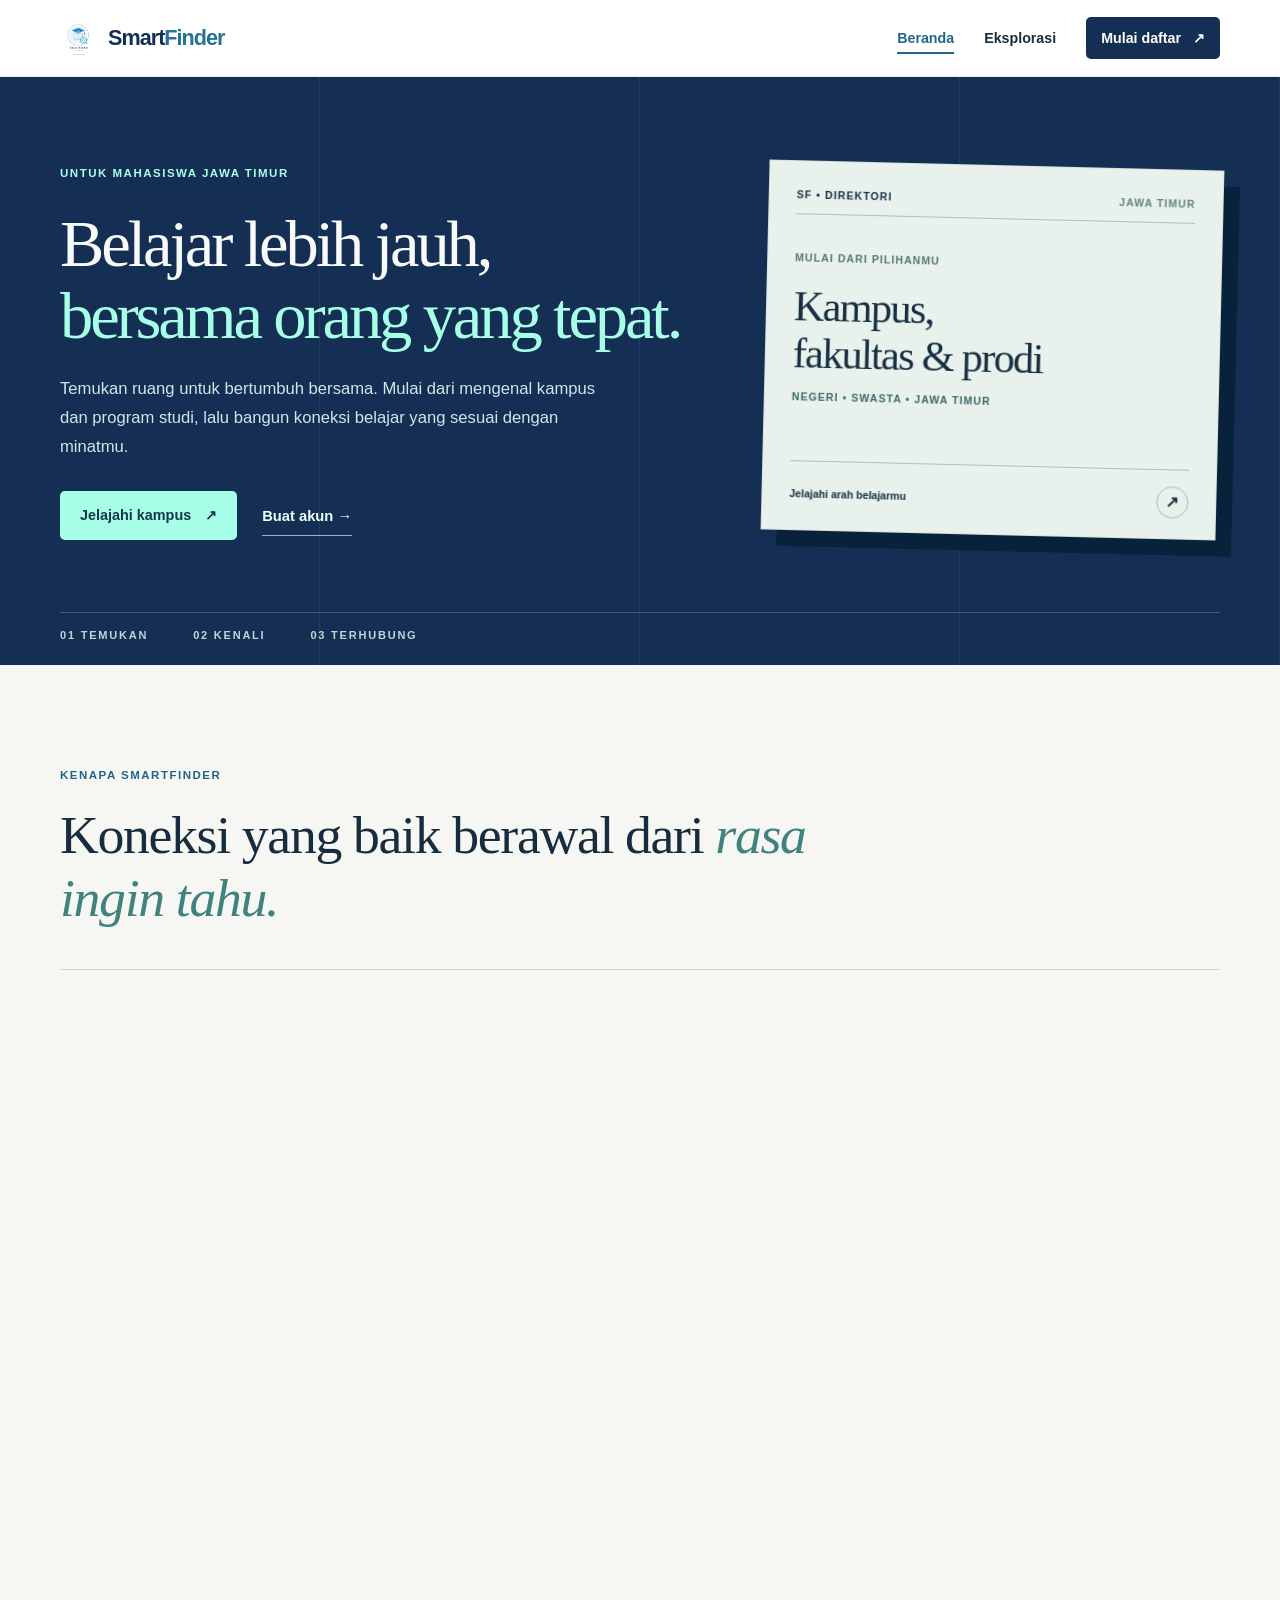
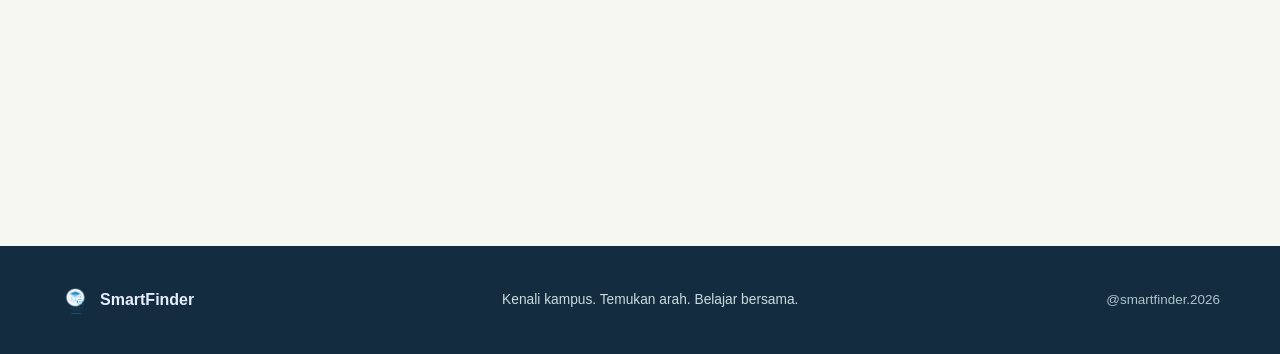
<file: index.html>
<!doctype html>
<html lang="id">
<head>
  <meta charset="utf-8">
  <meta name="viewport" content="width=device-width, initial-scale=1">
  <meta name="theme-color" content="#142f53">
  <meta name="description" content="Kenali kampus di Jawa Timur dan mulai perjalanan mencari partner belajar bersama SmartFinder.">
  <title>SmartFinder — Temukan ruang belajarmu</title>
  <link rel="stylesheet" href="assets/css/style.css">
  <link rel="stylesheet" href="assets/css/refined.css">
  <script src="assets/js/eksplorasi.js" defer></script>
  <script src="assets/js/registrasi.js" defer></script>
  <script src="assets/js/app.js" defer></script>
</head>
<body>
  <a class="skip-link" href="#konten">Lewati ke konten</a>
  <header class="site-header">
    <nav class="nav container" aria-label="Navigasi utama">
      <a class="brand" href="#beranda" data-view="beranda"><img src="assets/images/logo.png" alt="" width="38" height="38"><span>Smart<span class="brand-accent">Finder</span></span></a>
      <div class="nav-links">
        <a href="#beranda" data-view="beranda">Beranda</a>
        <a href="#eksplorasi" data-view="eksplorasi">Eksplorasi</a>
        <a class="nav-cta" href="#registrasi" data-view="registrasi">Mulai daftar <span aria-hidden="true">↗</span></a>
      </div>
    </nav>
  </header>
  <main id="konten">
    <section class="hero" aria-labelledby="hero-title">
      <div class="container hero-grid">
        <div class="hero-copy">
          <span class="eyebrow light">UNTUK MAHASISWA JAWA TIMUR</span>
          <h1 id="hero-title">Belajar lebih jauh, <em>bersama orang yang tepat.</em></h1>
          <p>Temukan ruang untuk bertumbuh bersama. Mulai dari mengenal kampus dan program studi, lalu bangun koneksi belajar yang sesuai dengan minatmu.</p>
          <div class="hero-actions"><a class="button button-mint" href="#eksplorasi" data-view="eksplorasi">Jelajahi kampus <span aria-hidden="true">↗</span></a><a class="text-link" href="#registrasi" data-view="registrasi">Buat akun <span aria-hidden="true">→</span></a></div>
        </div>
        <a class="hero-preview" href="#eksplorasi" data-view="eksplorasi" aria-label="Lihat katalog kampus Jawa Timur">
          <span class="preview-top"><span class="preview-mark" aria-hidden="true">SF • DIREKTORI</span><span class="preview-index">JAWA TIMUR</span></span>
          <span class="preview-rule"></span>
          <span class="preview-label">MULAI DARI PILIHANMU</span>
          <span class="preview-title">Kampus,<br>fakultas &amp; prodi</span>
          <span class="preview-location">NEGERI <span aria-hidden="true">•</span> SWASTA <span aria-hidden="true">•</span> JAWA TIMUR</span>
          <span class="preview-bottom"><span>Jelajahi arah belajarmu</span><span class="preview-arrow" aria-hidden="true">↗</span></span>
        </a>
      </div>
      <div class="hero-baseline container"><span>01 TEMUKAN</span><span>02 KENALI</span><span>03 TERHUBUNG</span></div>
    </section>
    <section class="intro container" aria-label="Manfaat SmartFinder">
      <div class="section-heading" data-reveal><span class="eyebrow">KENAPA SMARTFINDER</span><h2>Koneksi yang baik berawal dari <em>rasa ingin tahu.</em></h2></div>
      <div class="intro-layout">
        <p class="intro-lead" data-reveal>Teman belajar terbaik tak selalu ada di kelas yang sama. SmartFinder dirancang untuk membantu mahasiswa memulai dari kesamaan tujuan, bukan sekadar kebetulan bertemu.</p>
        <div class="benefits" data-reveal>
          <div class="benefit"><span class="benefit-number">01</span><div><h3>Kenali pilihan akademik</h3><p>Jelajahi kampus dan program studi di Jawa Timur lewat katalog yang mudah disaring.</p></div></div>
          <div class="benefit"><span class="benefit-number">02</span><div><h3>Mulai dengan identitasmu</h3><p>Daftar dengan informasi akademik yang relevan untuk perjalanan belajarmu.</p></div></div>
          <div class="benefit"><span class="benefit-number">03</span><div><h3>Buka peluang kolaborasi</h3><p>Kecocokan skill dan minat akan menjadi dasar pencarian partner pada pengembangan berikutnya.</p></div></div>
        </div>
      </div>
    </section>
    <section class="workflow container" aria-label="Cara kerja" data-reveal><div><span class="eyebrow light">LANGKAH BERIKUTNYA</span><h2>Satu langkah awal untuk belajar bersama.</h2></div><div class="workflow-steps"><span>Daftar akun</span><span aria-hidden="true">→</span><span>Lengkapi profil</span><span aria-hidden="true">→</span><span>Temukan partner</span></div><a class="workflow-link" href="#registrasi" data-view="registrasi">Mulai dari sini <span aria-hidden="true">↗</span></a></section>
    <section class="dynamic-section container" aria-label="Area konten interaktif"><div id="dynamic-content" aria-live="polite" aria-busy="false"></div></section>
  </main>
  <footer class="site-footer"><div class="container footer-inner"><div class="footer-brand"><img src="assets/images/logo.png" alt="" width="32" height="32"><strong>SmartFinder</strong></div><p>Kenali kampus. Temukan arah. Belajar bersama.</p><span>@smartfinder.2026</span></div></footer>
</body>
</html>
</file>
<file: assets/css/style.css>
/* Identitas visual diadaptasi dari smartfinder.css proyek Laravel lama: biru #2563EB, #1E3A8A dan mint #A7FFE8. */
:root{--navy:#132b65;--blue:#2563eb;--mint:#a7ffe8;--ink:#0f172a;--muted:#53637b;--line:#dbe5f2;--paper:#f6f9ff;--red:#b42318}
*{box-sizing:border-box}html{scroll-behavior:smooth}body{margin:0;color:var(--ink);font-family:system-ui,-apple-system,"Segoe UI",sans-serif;background:var(--paper);line-height:1.6}a{color:inherit;text-decoration:none}button,input,select{font:inherit}button{cursor:pointer}button:disabled{opacity:.65;cursor:not-allowed}img{max-width:100%}.container{width:min(1140px,calc(100% - 40px));margin-inline:auto}.skip-link{position:absolute;left:-9999px;top:0;padding:12px;background:white;z-index:10}.skip-link:focus{left:10px}.site-header{background:#fff;box-shadow:0 2px 18px #142d5b12;position:relative;z-index:2}.nav,.nav-links,.brand,.footer-inner{display:flex;align-items:center}.nav{min-height:82px;justify-content:space-between;gap:20px}.brand{gap:10px;font-weight:800;font-size:1.3rem;color:var(--navy)}.brand img{object-fit:contain}.brand-accent{color:var(--blue)}.nav-links{gap:clamp(12px,3vw,36px);font-weight:650;font-size:.95rem}.nav-links a:not(.nav-cta):hover,.nav-links [aria-current=page]{color:var(--blue)}.nav-cta{background:var(--blue);color:#fff;border-radius:12px;padding:11px 18px}.nav-cta:hover,.button-primary:hover{background:#174dcc}.nav-links .nav-cta[aria-current=page]{color:#fff;box-shadow:0 0 0 3px #2563eb3d}.hero{background:radial-gradient(circle at 86% 18%,#a7ffe88c,transparent 28%),linear-gradient(130deg,#193d86 4%,#2563eb 68%,#2089bd);color:#fff;overflow:hidden}.hero-grid{min-height:520px;display:grid;grid-template-columns:1.2fr .8fr;align-items:center;gap:48px;padding-block:60px}.eyebrow{text-transform:uppercase;letter-spacing:.16em;font-weight:800;font-size:.78rem;color:#2374db}.hero .eyebrow{color:var(--mint)}h1,h2,h3,p{margin-top:0}h1{font-size:clamp(2.4rem,5vw,4.6rem);line-height:1.12;letter-spacing:-.045em;margin:18px 0 22px}h1 em{font-style:normal;color:var(--mint)}.hero p{max-width:610px;color:#e6f0ff;font-size:1.08rem}.hero-actions{display:flex;flex-wrap:wrap;gap:12px;margin-top:30px}.button{border:0;border-radius:13px;padding:13px 20px;display:inline-flex;align-items:center;justify-content:center;gap:14px;font-weight:750;transition:background .2s,transform .2s}.button:hover{transform:translateY(-2px)}.button-primary{background:var(--blue);color:white}.hero .button-primary{background:var(--mint);color:var(--navy)}.hero .button-primary:hover{background:#7ce5cf}.button-light{background:#ffffff20;border:1px solid #ffffff80;color:white}.hero-art{position:relative;display:grid;place-items:center;min-height:340px}.hero-orbit{width:min(290px,80%);aspect-ratio:1;border-radius:50%;background:#ffffff25;border:2px solid #ffffff65;display:grid;place-items:center;box-shadow:0 0 0 28px #fff1,0 0 0 55px #fff1}.hero-orbit img{width:60%;filter:drop-shadow(0 15px 20px #0d2f6455)}.art-label{position:absolute;background:#fff;color:var(--navy);font-weight:750;padding:10px 14px;border-radius:12px;box-shadow:0 12px 25px #102b5655}.art-label-one{top:18px;left:0}.art-label-two{right:0;bottom:24px}.intro{padding-block:72px}.intro-heading{max-width:620px}.intro h2,.workflow h2,.panel h2{font-size:clamp(1.8rem,3.3vw,2.6rem);line-height:1.22;letter-spacing:-.025em;margin:12px 0 24px}.benefits{display:grid;grid-template-columns:repeat(3,1fr);gap:18px}.benefits article,.campus-card{background:#fff;border:1px solid var(--line);border-radius:20px;padding:26px;box-shadow:0 10px 25px #13366b09}.benefits h3,.campus-card h3{margin:12px 0 7px}.benefits p,.panel-heading p,.campus-card p{color:var(--muted);margin:0}.benefit-icon{display:inline-grid;place-items:center;width:42px;height:42px;border-radius:12px;background:#e8f3ff;color:var(--blue);font-weight:800}.workflow{border-radius:24px;background:#e9f3ff;padding:30px 38px;margin-bottom:62px}.workflow h2{font-size:1.45rem;margin:0 0 6px}.workflow p{margin:0;font-weight:650;color:var(--navy)}.workflow span{color:var(--blue);margin-inline:8px}.dynamic-section{min-height:30px;scroll-margin-top:18px;margin-bottom:72px}.panel{background:#fff;border:1px solid var(--line);border-radius:26px;padding:clamp(22px,4vw,46px);box-shadow:0 15px 50px #19375e12}.panel-heading{margin-bottom:28px}.panel h2{margin:10px 0}.loading,.empty-state{text-align:center;padding:34px;color:var(--muted)}.filters{display:grid;grid-template-columns:2fr 1fr 1fr;gap:14px;align-items:end}.filters label,.field label{display:grid;gap:7px;font-weight:700;font-size:.92rem}.filters input,.filters select,.field input,.field select{min-width:0;width:100%;padding:12px 14px;border:1px solid #bbcadf;border-radius:11px;background:#fff;color:var(--ink)}:is(input,select,button,a):focus-visible{outline:3px solid #4eaef1;outline-offset:2px}.results-count{font-size:.88rem;color:var(--muted);margin:22px 0 14px}.campus-grid{display:grid;grid-template-columns:repeat(2,1fr);gap:15px}.campus-card{padding:23px}.campus-tag{font-size:.72rem;font-weight:800;color:var(--blue);background:#e9f3ff;padding:5px 9px;border-radius:50px}.campus-card h3{font-size:1.08rem}.detail-button{border:0;background:none;color:var(--blue);font-weight:750;padding:12px 0 0}.detail-button:hover{text-decoration:underline}.campus-detail{border-radius:18px;border:1px solid #bbd8ff;background:#f4f9ff;padding:24px;margin-top:20px}.campus-detail h3{margin-bottom:5px}.campus-detail p{margin-bottom:8px}.campus-detail ul{margin-bottom:0}.form-grid{display:grid;grid-template-columns:repeat(2,minmax(0,1fr));gap:14px 18px}.field{min-width:0}.full-width{grid-column:1/-1}.label-hint{font-weight:400;color:var(--muted);font-size:.8rem}.error{display:block;min-height:20px;color:var(--red);font-size:.82rem}.field [aria-invalid=true]{border-color:var(--red);background:#fffafa}.form-note{color:var(--muted);font-size:.87rem;margin:10px 0 20px}.form-status{min-height:26px;font-weight:650;margin:16px 0 0}.form-status.success{color:#176339}.form-status.failure{color:var(--red)}.site-footer{background:var(--navy);color:#e6edff;padding:36px 0}.footer-inner{justify-content:space-between;gap:20px}.footer-inner p{margin:4px 0 0;font-size:.86rem}.footer-inner>span{font-size:.84rem}@media(max-width:800px){.hero-grid{grid-template-columns:1fr;padding-block:52px}.hero-art{min-height:210px}.hero-orbit{width:170px}.art-label{font-size:.78rem}.benefits{grid-template-columns:1fr}.filters{grid-template-columns:1fr 1fr}.filters label:first-child{grid-column:1/-1}}@media(max-width:560px){.container{width:min(100% - 28px,1140px)}.nav{align-items:flex-start;flex-direction:column;padding:14px 0;gap:12px}.nav-links{width:100%;justify-content:space-between;gap:8px;font-size:.82rem}.nav-cta{padding:9px}.hero-grid{padding-block:40px;gap:12px}.hero-art{min-height:185px}.hero-orbit{width:135px}.art-label-one{top:10px}.art-label-two{bottom:10px}.intro{padding-block:48px}.workflow{padding:22px;margin-bottom:42px}.workflow p{line-height:2}.filters,.campus-grid,.form-grid{grid-template-columns:1fr}.filters label:first-child,.full-width{grid-column:auto}.footer-inner{align-items:flex-start;flex-direction:column}}
</file>
<file: assets/css/refined.css>
/* Lapisan desain: identitas biru/mint SmartFinder, komposisi editorial, dan gerak yang membantu orientasi. */
:root {
  --navy:#142f53; --blue:#23648c; --mint:#a7ffe8; --ink:#172c3f;
  --muted:#5b6c78; --line:#dce3df; --paper:#f6f7f3; --red:#b42318;
}
body { background:var(--paper); color:var(--ink); font-family:"Avenir Next","Segoe UI",Arial,sans-serif; }
.container { width:min(1160px,calc(100% - 48px)); }
.eyebrow { color:#23648c; font-size:.72rem; font-weight:800; letter-spacing:.13em; }
.eyebrow.light { color:var(--mint); }
.site-header { box-shadow:none; border-bottom:1px solid #e9eeea; }
.nav { min-height:76px; }
.brand { letter-spacing:-.045em; font-size:1.35rem; }
.brand img { width:38px; height:38px; object-fit:contain; }
.brand-accent { color:#247397; }
.nav-links { gap:30px; font-size:.89rem; }
.nav-links a:not(.nav-cta) { padding:13px 0; position:relative; }
.nav-links a:not(.nav-cta)::after { content:""; position:absolute; left:0; right:100%; bottom:8px; height:2px; background:var(--blue); transition:right .23s ease; }
.nav-links a:not(.nav-cta):hover::after,.nav-links a:not(.nav-cta)[aria-current=page]::after { right:0; }
.nav-cta { border-radius:5px; padding:10px 15px; background:var(--navy); color:white; transition:transform .22s ease,background .22s ease; }
.nav-cta:hover { transform:translateY(-2px); background:#286087; }
.nav-cta span { margin-left:8px; }
.hero { background:#142f53; color:#f7faf8; position:relative; isolation:isolate; }
.hero::before { content:""; position:absolute; inset:0; opacity:.2; pointer-events:none; background:repeating-linear-gradient(90deg,transparent 0,transparent calc(25% - 1px),#91bad1 25%); z-index:-1; }
.hero-grid { min-height:535px; grid-template-columns:1.16fr .84fr; gap:clamp(36px,6vw,90px); padding-block:65px 55px; }
.hero-copy { max-width:630px; }
h1,h2,h3 { letter-spacing:-.035em; }
h1 { font-family:Georgia,"Times New Roman",serif; font-size:clamp(3.25rem,5.2vw,5.8rem); font-weight:400; line-height:1.07; letter-spacing:-.047em; margin:24px 0 23px; }
h1 em,h2 em { font-weight:400; }
h1 em { color:var(--mint); }
.hero p { max-width:540px; color:#d3e4eb; line-height:1.75; font-size:1.04rem; }
.hero-actions { gap:25px; align-items:center; }
.button { min-height:46px; border-radius:5px; font-size:.9rem; transition:background .22s ease,color .22s ease,transform .22s ease,box-shadow .22s ease; }
.button:hover { transform:translateY(-2px); box-shadow:0 6px 14px #122b3a20; }
.button-mint { background:var(--mint); color:#14374c; }
.button-mint:hover { background:#c4ffec; }
.text-link { color:#effffb; font-size:.92rem; font-weight:700; border-bottom:1px solid #94b5bb; padding-block:10px 7px; transition:color .2s ease,border-color .2s ease; }
.text-link:hover { color:var(--mint); border-color:var(--mint); }
.hero-preview { display:flex; flex-direction:column; justify-content:space-between; min-height:370px; padding:25px 27px 20px; color:#172f43; background:#e8f1eb; border:1px solid #d4e2da; box-shadow:16px 16px 0 #09223b; transform:rotate(1.4deg); transition:transform .35s cubic-bezier(.2,.8,.2,1),box-shadow .35s ease; }
.hero-preview:hover,.hero-preview:focus-visible { transform:rotate(0) translateY(-5px); box-shadow:11px 18px 0 #09223b; }
.preview-top,.preview-bottom { display:flex; justify-content:space-between; align-items:center; gap:12px; }
.preview-mark,.preview-index,.preview-label,.preview-location,.preview-bottom { font-size:.66rem; letter-spacing:.1em; font-weight:800; }
.preview-index { color:#628280; text-align:right; }
.preview-rule { height:1px; background:#a9c1bc; }
.preview-label { color:#52796e; margin-top:24px; }
.preview-title { display:block; font-family:Georgia,"Times New Roman",serif; font-size:clamp(2.25rem,3.3vw,3.6rem); line-height:1.13; letter-spacing:-.04em; margin-top:5px; }
.preview-location { color:#3d6769; }
.preview-bottom { border-top:1px solid #a9c1bc; padding-top:16px; margin-top:45px; font-weight:600; letter-spacing:0; }
.preview-arrow { display:grid; place-items:center; width:32px; height:32px; border:1px solid #a7bfba; border-radius:50%; font-size:1rem; }
.hero-baseline { border-top:1px solid #ffffff35; display:flex; gap:45px; padding:14px 0 20px; font-size:.69rem; font-weight:750; letter-spacing:.16em; color:#c1d4d9; }
.intro { padding-block:96px 94px; }
.section-heading { max-width:780px; }
.intro h2,.panel h2 { font-family:Georgia,"Times New Roman",serif; font-size:clamp(2.2rem,4.2vw,4.1rem); font-weight:400; line-height:1.16; margin:18px 0 40px; }
.intro h2 em,.panel h2 em { color:#40827d; }
.intro-layout { display:grid; grid-template-columns:.75fr 1.25fr; gap:clamp(40px,10vw,155px); border-top:1px solid #cfd9d3; padding-top:30px; }
.intro-lead { font-family:Georgia,"Times New Roman",serif; font-size:1.33rem; line-height:1.55; color:#334c52; margin:0; }
.benefits { display:block; }
.benefit { display:grid; grid-template-columns:42px 1fr; align-items:start; gap:18px; padding:12px 0 24px; border-bottom:1px solid #d6dfd9; }
.benefit + .benefit { padding-top:23px; }
.benefit-number { font-size:.75rem; font-weight:800; letter-spacing:.07em; color:#288681; padding-top:4px; }
.benefit h3 { font-size:1.04rem; letter-spacing:-.02em; margin:0 0 4px; }
.benefit p { margin:0; max-width:450px; color:var(--muted); font-size:.9rem; line-height:1.65; }
.workflow { display:grid; grid-template-columns:1.2fr 1fr auto; align-items:end; gap:28px; padding:35px 42px; background:#1c4a61; color:white; border-radius:4px; margin-bottom:86px; }
.workflow h2 { font-family:Georgia,"Times New Roman",serif; font-weight:400; font-size:clamp(1.65rem,2.4vw,2.3rem); margin:12px 0 0; max-width:380px; }
.workflow-steps { display:flex; flex-wrap:wrap; gap:8px; color:#dcf0ee; font-size:.82rem; font-weight:650; padding-bottom:5px; }
.workflow-steps span { color:#e1f2f0; margin-inline:0; }
.workflow-steps span:nth-child(even) { color:var(--mint); }
.workflow-link { color:var(--mint); font-size:.9rem; font-weight:750; white-space:nowrap; border-bottom:1px solid var(--mint); padding-bottom:4px; }
.workflow-link:hover { color:white; border-color:white; }
.dynamic-section { margin-bottom:92px; min-height:24px; scroll-margin-top:20px; }
.explore-layout,.registration-panel { animation:panel-in .38s cubic-bezier(.2,.7,.2,1) both; }
.panel-heading { max-width:720px; margin-bottom:34px; }
.panel-heading p { font-size:1rem; line-height:1.7; }
.panel h2,.explore-layout h2 { margin:10px 0 15px; }
.filters { grid-template-columns:1.6fr 1fr 1fr; gap:14px; padding:19px; background:#eaf0eb; border:1px solid #d8e3dc; border-radius:8px; }
.filters label,.field label { font-size:.83rem; color:#243d4b; }
.filters label { font-weight:600; }
.field label { font-weight:750; }
.filters input,.filters select,.field input,.field select { border:1px solid #c6d4cf; border-radius:5px; min-height:47px; background:white; transition:border-color .2s ease,box-shadow .2s ease; }
.filters input:hover,.filters select:hover,.field input:hover,.field select:hover { border-color:#6c9a9b; }
.filters input:focus,.filters select:focus,.field input:focus,.field select:focus { outline:2px solid #80d4c0; outline-offset:1px; box-shadow:0 0 0 4px #80d4c033; }
.results-toolbar { display:flex; justify-content:space-between; align-items:center; gap:15px; border-bottom:1px solid #d7e1da; margin:18px 0 0; }
.results-count { margin:0; padding-bottom:13px; font-size:.85rem; font-weight:700; color:#4c686d; }
.reset-button { background:none; border:none; color:#256f76; padding:4px 0 13px; font-size:.85rem; font-weight:750; text-decoration:underline; text-underline-offset:4px; }
.explore-content { display:grid; grid-template-columns:minmax(0,1.35fr) minmax(300px,.85fr); gap:28px; align-items:start; margin-top:25px; }
.campus-grid { display:grid; grid-template-columns:repeat(2,minmax(0,1fr)); gap:12px; }
.campus-card { display:flex; flex-direction:column; align-items:stretch; text-align:left; min-height:190px; padding:20px; border:1px solid #d6e1dc; border-radius:6px; background:#fff; box-shadow:none; transition:transform .22s ease,border-color .22s ease,box-shadow .22s ease; animation:card-in .35s both; animation-delay:calc(var(--card-index)*35ms); }
.campus-card:hover { transform:translateY(-3px); border-color:#94b8b0; box-shadow:0 12px 22px #22484412; }
.campus-card[aria-pressed=true] { border-color:#2b7774; box-shadow:inset 0 0 0 1px #2b7774; background:#f4faf7; }
.campus-top { display:flex; justify-content:space-between; align-items:center; gap:8px; }
.campus-monogram { font-family:Georgia,"Times New Roman",serif; font-size:1.25rem; font-weight:700; color:#266673; letter-spacing:-.04em; }
.campus-tag { font-size:.62rem; font-weight:600; letter-spacing:.07em; background:#e6f2ec; color:#296559; border-radius:3px; padding:5px 7px; }
.campus-name { display:block; font-size:1rem; font-weight:600; line-height:1.36; margin:17px 0 4px; }
.campus-place { display:block; color:#677b7e; font-size:.75rem; margin-bottom:13px; }
.campus-action { color:#286e75; font-size:.78rem; font-weight:800; margin-top:auto; }
.campus-detail { position:sticky; top:20px; min-height:280px; margin:0; padding:27px; border:1px solid #cfdfd5; border-radius:5px; background:#eaf1e9; color:#244455; }
.campus-detail.is-selected { background:#e6f0e9; animation:detail-in .32s ease; }
.detail-intro { display:block; color:#3a8176; font-size:.68rem; font-weight:800; letter-spacing:.12em; margin-bottom:26px; }
.detail-monogram { display:block; font-family:Georgia,"Times New Roman",serif; color:#347e77; font-size:2.1rem; border-bottom:1px solid #b9d0c6; padding-bottom:15px; }
.campus-detail h3 { font-family:Georgia,"Times New Roman",serif; font-size:1.7rem; line-height:1.25; font-weight:400; margin:20px 0 4px; }
.detail-place { font-size:.8rem; font-weight:800; letter-spacing:.06em; text-transform:uppercase; color:#417276; }
.campus-detail p { color:#50686c; font-size:.9rem; line-height:1.6; }
.campus-detail h4 { margin:24px 0 9px; font-size:.85rem; }
.detail-faculties details { border-top:1px solid #bfd5cb; padding:11px 0; }
.detail-faculties summary { cursor:pointer; font-size:.83rem; font-weight:750; color:#204953; line-height:1.4; }
.detail-faculties summary:hover { color:#12686f; }
.detail-faculties details ul { padding-top:8px; }
.campus-detail .catalog-notice { border-left:3px solid #65a895; padding:8px 0 8px 12px; background:#f4f8f1; font-size:.8rem; }
.catalog-notes { margin:10px 0 17px; color:#49666a; font-size:.8rem; }
.catalog-notes summary { cursor:pointer; font-weight:750; }
.catalog-notes ul { max-height:190px; overflow:auto; margin-top:8px; padding-right:10px; }
.campus-detail ul { margin:0; padding-left:18px; font-size:.87rem; line-height:1.8; }
.source-link { display:inline-block; margin-top:23px; color:#176b70; font-weight:800; font-size:.84rem; border-bottom:1px solid currentColor; }
.detail-faculties .faculty-source { margin:10px 0 2px 18px; font-size:.76rem; }
.source-link:hover { color:#123c57; }
.empty-state { border:1px dashed #adc8be; background:#f0f5ef; margin-top:18px; }
.data-disclaimer { font-size:.77rem; color:#65787a; margin-top:22px; }
.registration-panel { max-width:900px; margin-inline:auto; border:1px solid #d9e5dc; border-radius:8px; background:#fff; padding:clamp(25px,5vw,52px); box-shadow:0 20px 45px #254a4710; }
.registration-panel .panel-heading { border-bottom:1px solid #e5ece7; padding-bottom:20px; }
.registration-panel h2 { font-family:Georgia,"Times New Roman",serif; font-weight:400; }
#kenalan-title { scroll-margin-top:clamp(32px,9vh,80px); }
.form-grid { gap:16px 22px; }
.field label { display:block; margin-bottom:7px; }
.label-hint { display:inline; font-size:.75rem; margin-left:5px; }
.field input,.field select { width:100%; }
.error { color:var(--red); }
.academic-progress { border-top:1px solid #e5ece7; margin:22px 0 20px; padding-top:17px; }
.progress-caption { display:flex; justify-content:space-between; align-items:baseline; flex-wrap:wrap; gap:7px 15px; margin-bottom:10px; }
.progress-caption span:first-child { color:#40827d; font-size:.68rem; font-weight:800; letter-spacing:.12em; }
.progress-caption span:last-child { color:#4a6671; font-size:.81rem; font-weight:650; }
.academic-progress[data-step="3"] .progress-caption span:last-child { color:#186c64; }
.progress-track { height:5px; overflow:hidden; border-radius:8px; background:#e3ece8; }
.progress-fill { display:block; width:0; height:100%; border-radius:inherit; background:linear-gradient(90deg,#319483,#61c8af); transition:width .45s cubic-bezier(.2,.7,.2,1); }
.button-primary { background:#1c5e75; color:white; }
.button-primary:hover { background:#143f56; }
.form-status.success,.form-status.failure { padding:11px 14px; border-radius:4px; }
.form-status.success { background:#e7f7ed; }
.form-status.failure { background:#fff1ed; }
.site-footer { background:#132c40; padding:38px 0; }
.footer-inner { gap:25px; }
.footer-brand { display:flex; align-items:center; gap:8px; }
.footer-brand img { object-fit:contain; }
.footer-inner p { margin:0; color:#c9dcdd; }
.footer-inner>span { color:#adc6ca; }
.loading { border:1px solid #d6e1dc; background:#eaf0eb; border-radius:5px; animation:loading-pulse 1.2s ease-in-out infinite alternate; }
/* Reveal digerakkan IntersectionObserver: swipe yang menggulir memakai jalur yang sama. */
html.motion-enabled .motion-reveal { opacity:0; translate:0 22px; filter:blur(3px); transition:opacity .7s ease,translate .8s cubic-bezier(.16,1,.3,1),filter .65s ease; transition-delay:var(--reveal-delay,0ms); }
html.motion-enabled .motion-reveal.is-visible { opacity:1; translate:0 var(--float-offset,0px); filter:blur(0); }
html.motion-enabled .hero-preview.motion-reveal { transition-duration:.8s, .95s, .65s; }
.hero-copy > h1 { --reveal-delay:90ms; }
.hero-copy > p { --reveal-delay:170ms; }
.hero-actions { --reveal-delay:250ms; }
.hero-preview { --reveal-delay:130ms; }
.hero-baseline > span:nth-child(2),.benefit:nth-child(2),.registration-panel .field:nth-child(even) { --reveal-delay:75ms; }
.hero-baseline > span:nth-child(3),.benefit:nth-child(3) { --reveal-delay:150ms; }
.campus-card.motion-reveal { --reveal-delay:calc(var(--card-index,0) * 35ms); }
html.motion-enabled .explore-layout,html.motion-enabled .registration-panel,html.motion-enabled .campus-card { animation:none; }
@keyframes panel-in { from { opacity:0; transform:translateY(14px); } to { opacity:1; transform:none; } }
@keyframes card-in { from { opacity:0; transform:translateY(10px); } to { opacity:1; transform:none; } }
@keyframes detail-in { from { opacity:.45; transform:translateY(6px); } to { opacity:1; transform:none; } }
@keyframes loading-pulse { to { opacity:.6; } }
@media (max-width:1030px) {
  .explore-content { grid-template-columns:minmax(0,1fr) minmax(270px,.8fr); gap:18px; }
  .campus-grid { grid-template-columns:1fr; }
  .workflow { grid-template-columns:1fr auto; }
  .workflow-steps { grid-column:1; grid-row:2; }
  .workflow-link { grid-column:2; grid-row:1 / 3; align-self:center; }
}
@media (max-width:820px) {
  .hero-grid { grid-template-columns:1fr; gap:30px; }
  .hero-preview { width:min(500px,calc(100% - 16px)); min-height:325px; justify-self:center; }
  .intro-layout { grid-template-columns:1fr; gap:25px; }
  .explore-content { grid-template-columns:1fr; }
  .campus-grid { grid-template-columns:repeat(2,minmax(0,1fr)); }
  .campus-detail { position:static; }
}
@media (max-width:600px) {
  .container { width:min(100% - 32px,1160px); }
  .nav { min-height:70px; gap:8px; padding:12px 0; }
  .nav-links { font-size:.8rem; gap:10px; }
  .nav-links a:not(.nav-cta) { padding:8px 0; }
  .nav-cta { padding:8px 10px; }
  .hero-grid { padding-block:43px 40px; }
  h1 { font-size:clamp(2.85rem,10vw,4rem); }
  .hero p { font-size:.97rem; }
  .hero-preview { min-height:270px; padding:20px; }
  .preview-title { font-size:2.3rem; }
  .preview-bottom { margin-top:22px; }
  .hero-baseline { gap:15px; justify-content:space-between; font-size:.58rem; }
  .intro { padding-block:64px; }
  .intro h2 { margin-bottom:24px; }
  .workflow { display:block; padding:27px; margin-bottom:64px; }
  .workflow-steps { margin:18px 0; }
  .filters { grid-template-columns:1fr; }
  .filters label:first-child { grid-column:auto; }
  .campus-grid { grid-template-columns:1fr; }
  .campus-card { min-height:150px; }
  .form-grid { grid-template-columns:1fr; }
  .full-width { grid-column:auto; }
  .footer-inner { align-items:flex-start; flex-direction:column; gap:13px; }
}
@media (prefers-reduced-motion:reduce) {
  *,*::before,*::after { scroll-behavior:auto !important; animation-duration:.01ms !important; animation-iteration-count:1 !important; transition-duration:.01ms !important; }
  html.motion-enabled .motion-reveal { opacity:1; translate:none; filter:none; }
}
</file>
